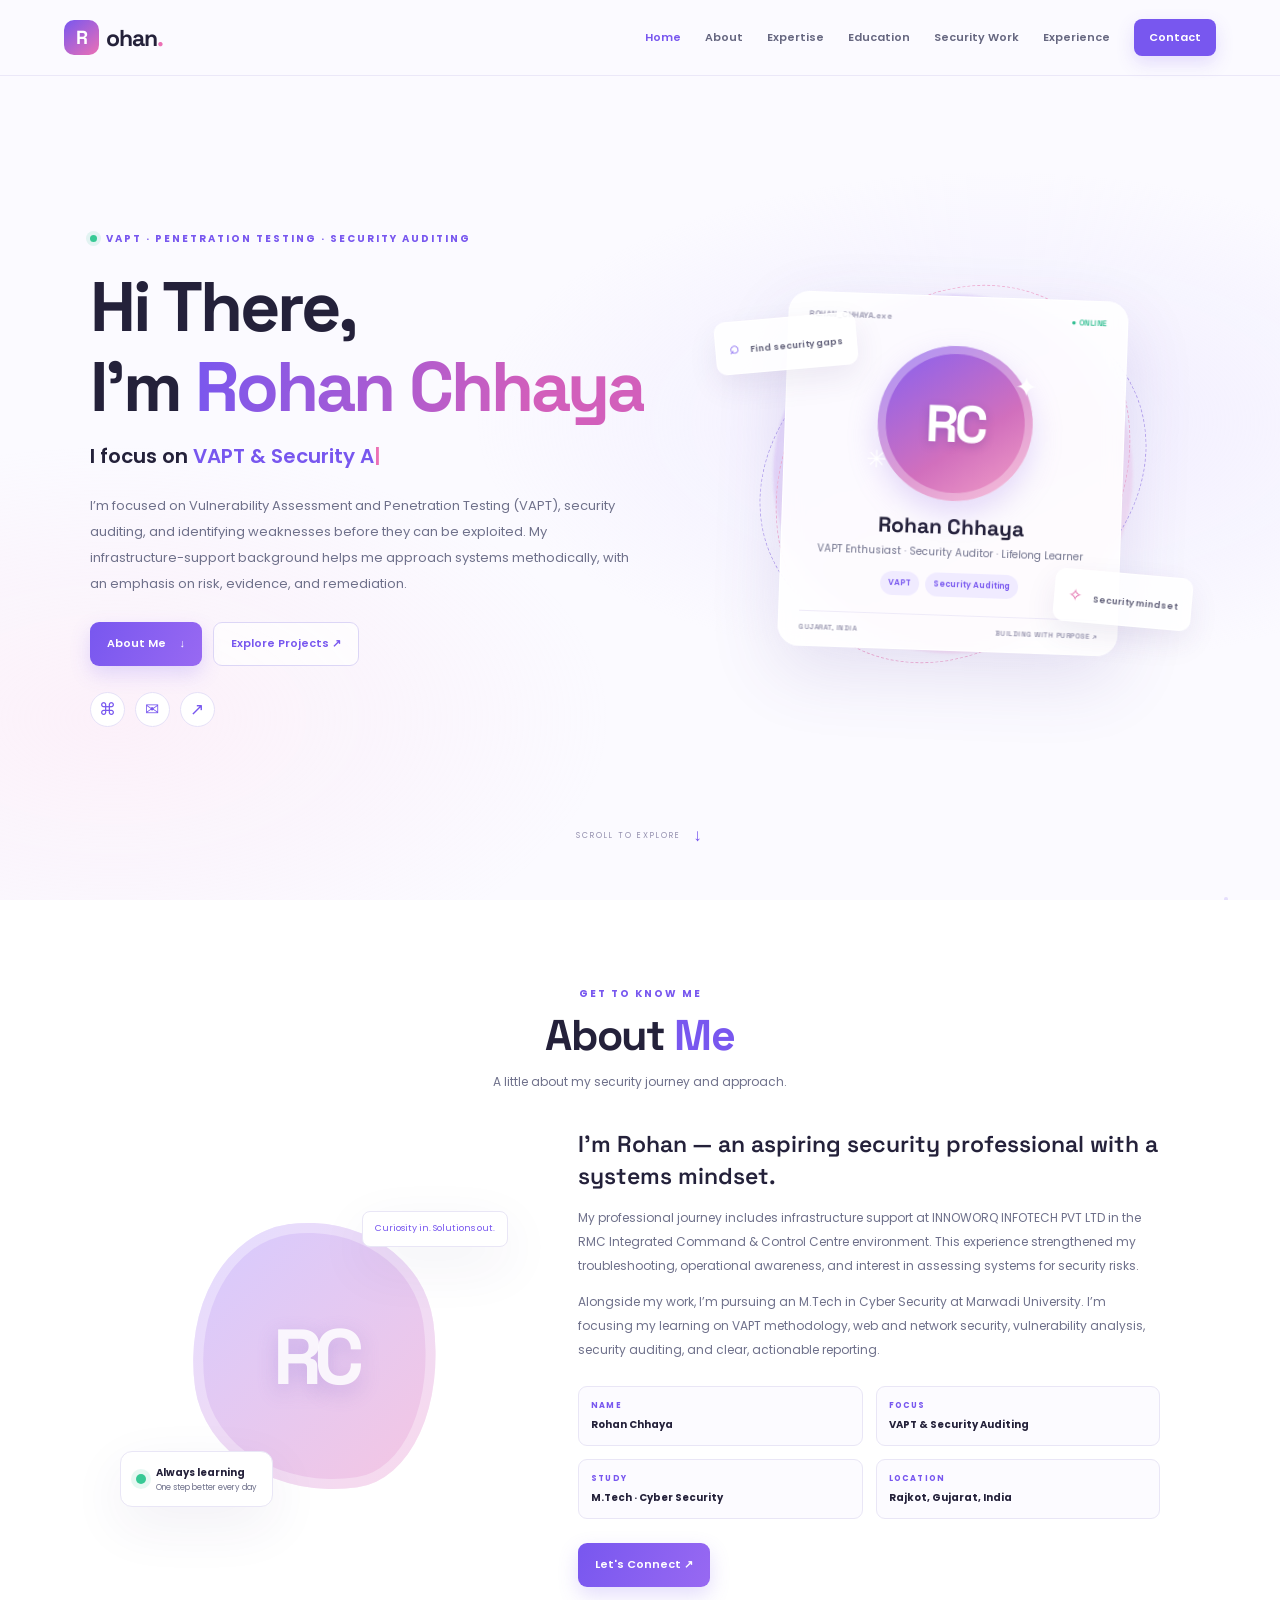
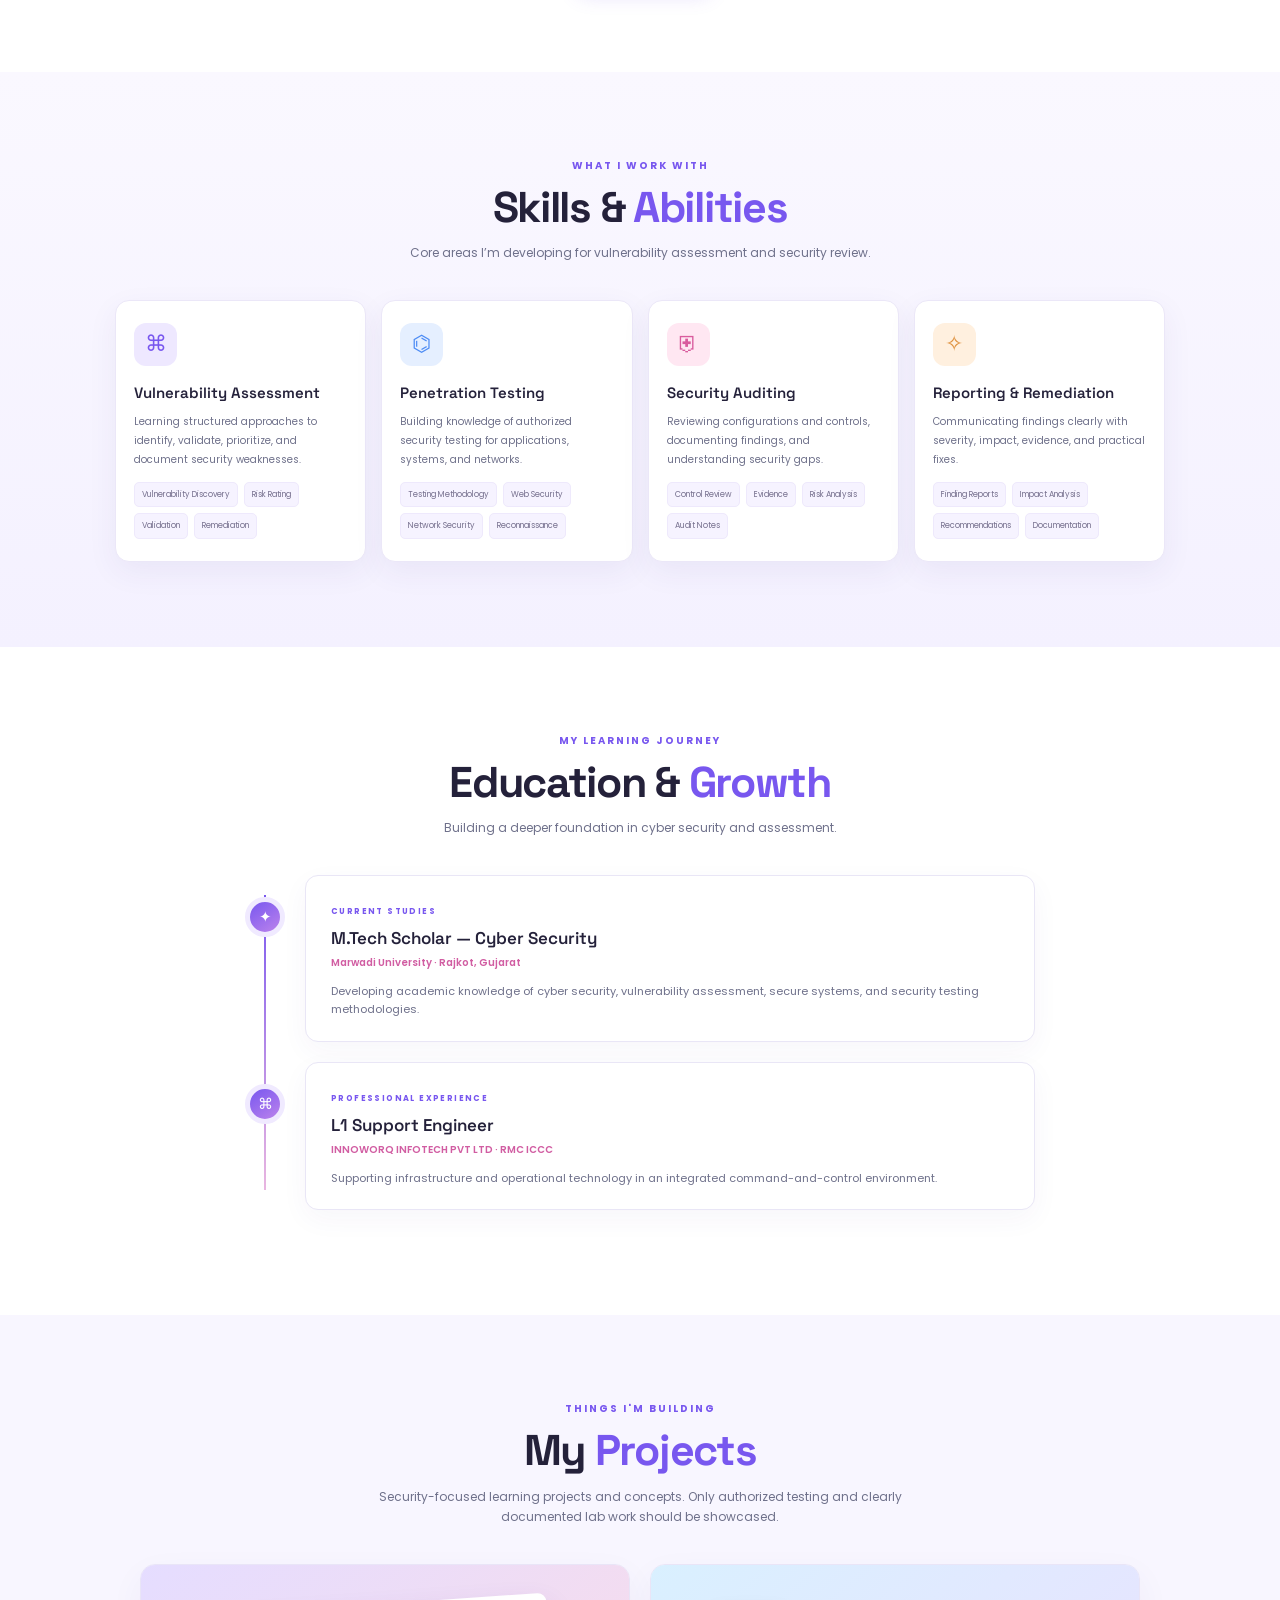
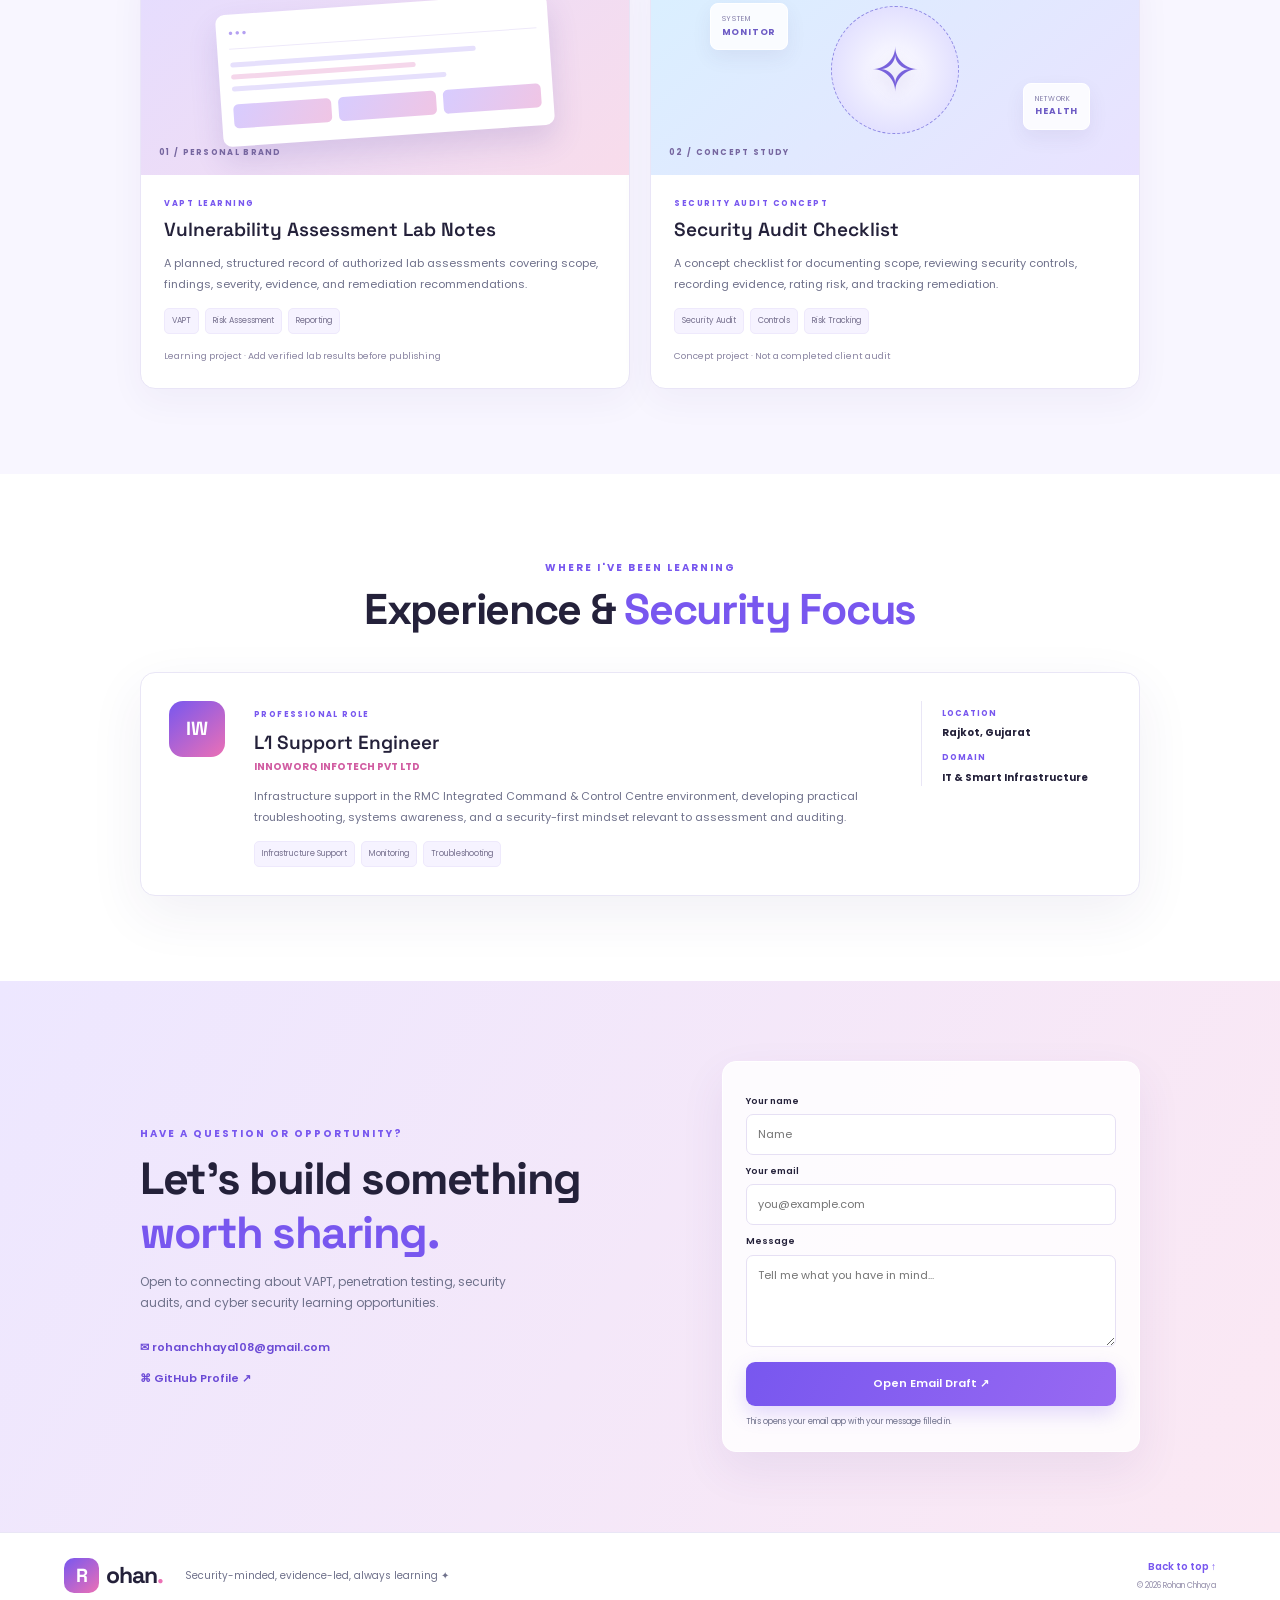
<file: index.html>
<!doctype html>
<html lang="en"><head><meta charset="utf-8"><meta name="viewport" content="width=device-width,initial-scale=1"><meta name="theme-color" content="#f8f7ff"><meta name="description" content="Rohan Chhaya — VAPT, Penetration Testing and Security Auditing."><title>Rohan Chhaya | VAPT & Security Audit Portfolio</title><link rel="preconnect" href="https://fonts.googleapis.com"><link href="https://fonts.googleapis.com/css2?family=Poppins:wght@300;400;500;600;700;800&family=Space+Grotesk:wght@400;500;600;700&display=swap" rel="stylesheet"><link rel="stylesheet" href="style.css"></head>
<body class="classic-portfolio"><div class="particles" id="particles" aria-hidden="true"></div>
<header class="topbar"><a class="logo" href="#home"><span>R</span>ohan<span class="logo-dot">.</span></a><button class="nav-toggle" aria-label="Open navigation" aria-expanded="false">☰</button><nav class="main-nav"><a href="#home" class="active">Home</a><a href="#about">About</a><a href="#skills">Expertise</a><a href="#education">Education</a><a href="#projects">Security Work</a><a href="#experience">Experience</a><a class="nav-contact" href="#contact">Contact</a></nav></header>
<main>
<section class="hero-section" id="home"><div class="hero-grid"><div class="hero-copy"><p class="overline"><span class="online-dot"></span> VAPT · PENETRATION TESTING · SECURITY AUDITING</p><h1>Hi There,<br>I'm <span class="hero-name">Rohan Chhaya</span></h1><p class="role-line">I focus on <span id="typed-role">VAPT & Security Auditing</span><span class="typing-caret">|</span></p><p class="hero-description">I’m focused on Vulnerability Assessment and Penetration Testing (VAPT), security auditing, and identifying weaknesses before they can be exploited. My infrastructure-support background helps me approach systems methodically, with an emphasis on risk, evidence, and remediation.</p><div class="hero-buttons"><a class="button button-primary" href="#about">About Me <span>↓</span></a><a class="button button-outline" href="#projects">Explore Projects ↗</a></div><div class="social-row"><a aria-label="GitHub" href="https://github.com/Rohan-chhaya-108" target="_blank" rel="noreferrer" class="social-icon">⌘</a><a aria-label="Email" href="mailto:rohanchhaya108@gmail.com" class="social-icon">✉</a><a aria-label="Contact" href="#contact" class="social-icon">↗</a></div></div><div class="hero-visual"><div class="visual-halo"></div><div class="avatar-card"><div class="avatar-top"><span>ROHAN_CHHAYA.exe</span><span class="avatar-status">● ONLINE</span></div><div class="avatar-circle"><span>RC</span><i class="spark spark-one">✦</i><i class="spark spark-two">✳</i></div><h2>Rohan Chhaya</h2><p>VAPT Enthusiast · Security Auditor · Lifelong Learner</p><div class="avatar-tags"><span>VAPT</span><span>Security Auditing</span></div><div class="avatar-bottom"><span>GUJARAT, INDIA</span><span>BUILDING WITH PURPOSE ↗</span></div></div><div class="floating-badge badge-code">⌕ <span>Find security gaps</span></div><div class="floating-badge badge-sec">✧ <span>Security mindset</span></div><div class="orbit orbit-one"></div><div class="orbit orbit-two"></div></div></div><a class="scroll-hint" href="#about">SCROLL TO EXPLORE <span>↓</span></a></section>
<section class="section about-section" id="about"><div class="section-heading"><p class="section-kicker">GET TO KNOW ME</p><h2>About <span>Me</span></h2><p class="section-subtitle">A little about my security journey and approach.</p></div><div class="about-grid"><div class="about-illustration"><div class="about-shape"><span>RC</span></div><div class="about-caption">Curiosity in. Solutions out.</div><div class="mini-card"><span class="mini-dot"></span><div><b>Always learning</b><small>One step better every day</small></div></div></div><div class="about-content"><h3>I'm Rohan — an aspiring security professional with a systems mindset.</h3><p>My professional journey includes infrastructure support at INNOWORQ INFOTECH PVT LTD in the RMC Integrated Command & Control Centre environment. This experience strengthened my troubleshooting, operational awareness, and interest in assessing systems for security risks.</p><p>Alongside my work, I’m pursuing an M.Tech in Cyber Security at Marwadi University. I’m focusing my learning on VAPT methodology, web and network security, vulnerability analysis, security auditing, and clear, actionable reporting.</p><div class="profile-facts"><div><span>NAME</span><b>Rohan Chhaya</b></div><div><span>FOCUS</span><b>VAPT & Security Auditing</b></div><div><span>STUDY</span><b>M.Tech · Cyber Security</b></div><div><span>LOCATION</span><b>Rajkot, Gujarat, India</b></div></div><a class="button button-primary" href="#contact">Let's Connect ↗</a></div></div></section>
<section class="section skills-section" id="skills"><div class="section-heading"><p class="section-kicker">WHAT I WORK WITH</p><h2>Skills & <span>Abilities</span></h2><p class="section-subtitle">Core areas I’m developing for vulnerability assessment and security review.</p></div><div class="skill-grid"><article class="skill-card"><div class="skill-icon skill-purple">⌘</div><h3>Vulnerability Assessment</h3><p>Learning structured approaches to identify, validate, prioritize, and document security weaknesses.</p><div class="skill-tags"><span>Vulnerability Discovery</span><span>Risk Rating</span><span>Validation</span><span>Remediation</span></div></article><article class="skill-card"><div class="skill-icon skill-blue">⌬</div><h3>Penetration Testing</h3><p>Building knowledge of authorized security testing for applications, systems, and networks.</p><div class="skill-tags"><span>Testing Methodology</span><span>Web Security</span><span>Network Security</span><span>Reconnaissance</span></div></article><article class="skill-card"><div class="skill-icon skill-pink">⛨</div><h3>Security Auditing</h3><p>Reviewing configurations and controls, documenting findings, and understanding security gaps.</p><div class="skill-tags"><span>Control Review</span><span>Evidence</span><span>Risk Analysis</span><span>Audit Notes</span></div></article><article class="skill-card"><div class="skill-icon skill-orange">✧</div><h3>Reporting & Remediation</h3><p>Communicating findings clearly with severity, impact, evidence, and practical fixes.</p><div class="skill-tags"><span>Finding Reports</span><span>Impact Analysis</span><span>Recommendations</span><span>Documentation</span></div></article></div></section>
<section class="section education-section" id="education"><div class="section-heading"><p class="section-kicker">MY LEARNING JOURNEY</p><h2>Education & <span>Growth</span></h2><p class="section-subtitle">Building a deeper foundation in cyber security and assessment.</p></div><div class="timeline"><article class="timeline-item"><div class="timeline-marker">✦</div><div class="timeline-card"><span class="timeline-date">CURRENT STUDIES</span><h3>M.Tech Scholar — Cyber Security</h3><p class="timeline-place">Marwadi University · Rajkot, Gujarat</p><p>Developing academic knowledge of cyber security, vulnerability assessment, secure systems, and security testing methodologies.</p></div></article><article class="timeline-item"><div class="timeline-marker">⌘</div><div class="timeline-card"><span class="timeline-date">PROFESSIONAL EXPERIENCE</span><h3>L1 Support Engineer</h3><p class="timeline-place">INNOWORQ INFOTECH PVT LTD · RMC ICCC</p><p>Supporting infrastructure and operational technology in an integrated command-and-control environment.</p></div></article></div></section>
<section class="section projects-section" id="projects"><div class="section-heading"><p class="section-kicker">THINGS I'M BUILDING</p><h2>My <span>Projects</span></h2><p class="section-subtitle">Security-focused learning projects and concepts. Only authorized testing and clearly documented lab work should be showcased.</p></div><div class="project-grid"><article class="project-card"><div class="project-preview preview-portfolio"><div class="preview-window"><div class="preview-dots">● ● ●</div><div class="preview-lines"><i></i><i></i><i></i></div><div class="preview-blocks"><b></b><b></b><b></b></div></div><span class="preview-label">01 / PERSONAL BRAND</span></div><div class="project-content"><div class="project-type">VAPT LEARNING</div><h3>Vulnerability Assessment Lab Notes</h3><p>A planned, structured record of authorized lab assessments covering scope, findings, severity, evidence, and remediation recommendations.</p><div class="project-tags"><span>VAPT</span><span>Risk Assessment</span><span>Reporting</span></div><span class="project-note">Learning project · Add verified lab results before publishing</span></div></article><article class="project-card"><div class="project-preview preview-security"><div class="security-ring"><span>✧</span></div><div class="security-stat stat-one">SYSTEM<br><b>MONITOR</b></div><div class="security-stat stat-two">NETWORK<br><b>HEALTH</b></div><span class="preview-label">02 / CONCEPT STUDY</span></div><div class="project-content"><div class="project-type">SECURITY AUDIT CONCEPT</div><h3>Security Audit Checklist</h3><p>A concept checklist for documenting scope, reviewing security controls, recording evidence, rating risk, and tracking remediation.</p><div class="project-tags"><span>Security Audit</span><span>Controls</span><span>Risk Tracking</span></div><span class="project-note">Concept project · Not a completed client audit</span></div></article></div></section>
<section class="section experience-section" id="experience"><div class="section-heading"><p class="section-kicker">WHERE I'VE BEEN LEARNING</p><h2>Experience & <span>Security Focus</span></h2></div><div class="experience-card"><div class="experience-logo">IW</div><div class="experience-copy"><span class="experience-badge">PROFESSIONAL ROLE</span><h3> L1 Support Engineer</h3><h4>INNOWORQ INFOTECH PVT LTD</h4><p>Infrastructure support in the RMC Integrated Command & Control Centre environment, developing practical troubleshooting, systems awareness, and a security-first mindset relevant to assessment and auditing.</p><div class="project-tags"><span>Infrastructure Support</span><span>Monitoring</span><span>Troubleshooting</span></div></div><div class="experience-side"><span>LOCATION</span><b>Rajkot, Gujarat</b><span>DOMAIN</span><b>IT & Smart Infrastructure</b></div></div></section>
<section class="contact-section" id="contact"><div class="contact-inner"><div><p class="section-kicker">HAVE A QUESTION OR OPPORTUNITY?</p><h2>Let's build something<br><span>worth sharing.</span></h2><p>Open to connecting about VAPT, penetration testing, security audits, and cyber security learning opportunities.</p><div class="contact-links"><a href="mailto:rohanchhaya108@gmail.com">✉ rohanchhaya108@gmail.com</a><a href="https://github.com/Rohan-chhaya-108" target="_blank" rel="noreferrer">⌘ GitHub Profile ↗</a></div></div><form class="contact-form" id="contact-form"><label for="contact-name">Your name</label><input id="contact-name" name="name" placeholder="Name" required><label for="contact-email">Your email</label><input id="contact-email" name="email" type="email" placeholder="you@example.com" required><label for="contact-message">Message</label><textarea id="contact-message" name="message" rows="4" placeholder="Tell me what you have in mind..." required></textarea><button class="button button-primary" type="submit">Open Email Draft ↗</button><small>This opens your email app with your message filled in.</small></form></div></section>
</main><footer class="site-footer"><a class="logo" href="#home"><span>R</span>ohan<span class="logo-dot">.</span></a><p>Security-minded, evidence-led, always learning ✦</p><div><a href="#home">Back to top ↑</a><small>© <span id="year"></span> Rohan Chhaya</small></div></footer><script src="script.js"></script></body></html>
</file>
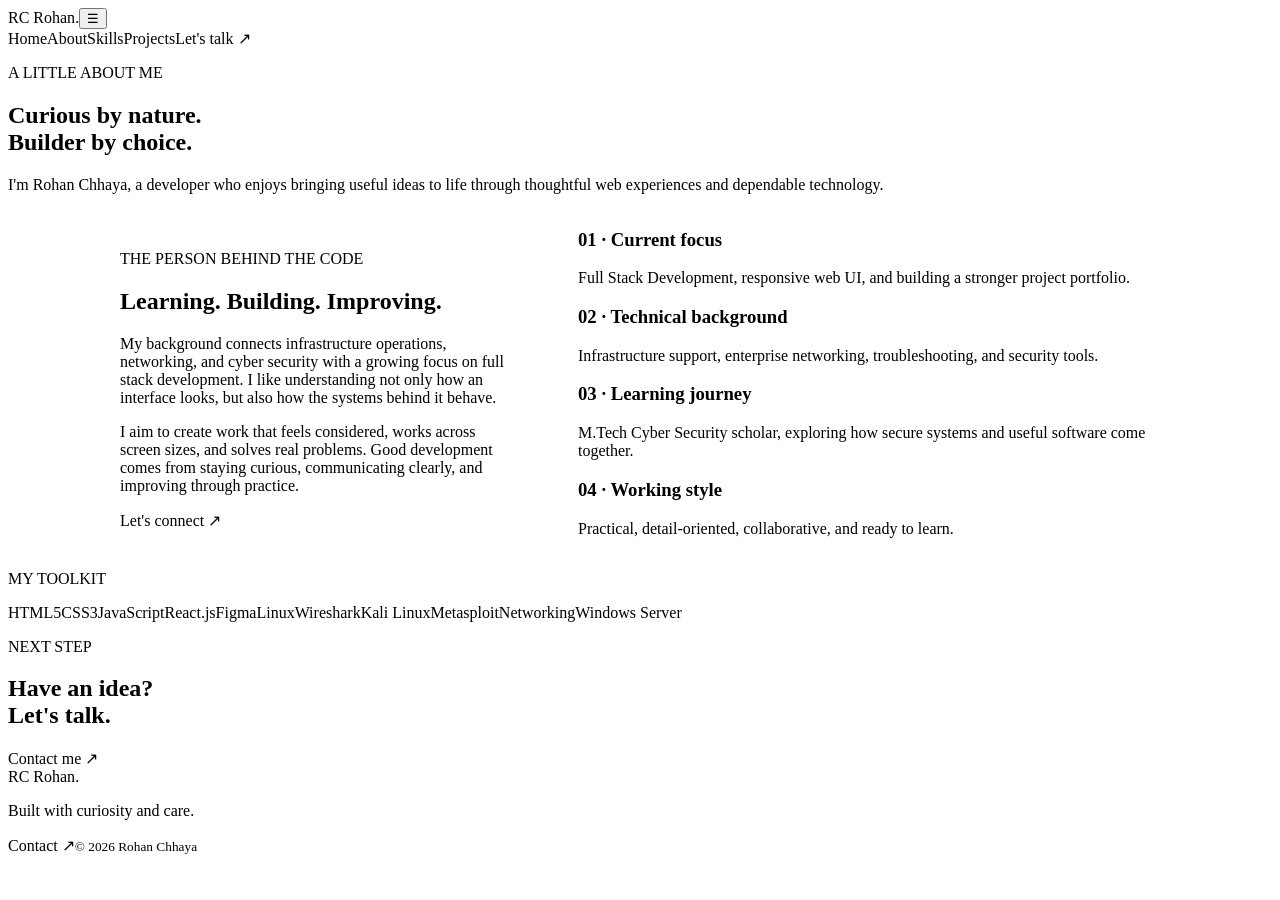
<file: about.html>
<!doctype html><html lang="en"><head><meta charset="utf-8"><meta name="viewport" content="width=device-width,initial-scale=1"><title>About | Rohan Chhaya</title><link href="https://fonts.googleapis.com/css2?family=DM+Sans:wght@400;500;600;700&family=Space+Grotesk:wght@400;500;600;700&display=swap" rel="stylesheet"><link rel="stylesheet" href="style.css"></head><body><header class="header"><a class="brand" href="index.html"><span class="mark">RC</span> Rohan<span class="accent">.</span></a><button class="menu" aria-label="Toggle navigation" aria-expanded="false">☰</button><nav class="nav"><a href="index.html">Home</a><a class="active" href="about.html">About</a><a href="index.html#skills">Skills</a><a href="index.html#projects">Projects</a><a class="nav-button" href="contact.html">Let's talk ↗</a></nav></header><main class="wrap inner-page"><section class="inner-hero"><p class="kicker">A LITTLE ABOUT ME</p><h1>Curious by nature.<br><span class="gradient">Builder by choice.</span></h1><p class="inner-lead">I'm Rohan Chhaya, a developer who enjoys bringing useful ideas to life through thoughtful web experiences and dependable technology.</p></section><section class="about-grid"><article class="panel"><p class="kicker">THE PERSON BEHIND THE CODE</p><h2>Learning. Building. Improving.</h2><p>My background connects infrastructure operations, networking, and cyber security with a growing focus on full stack development. I like understanding not only how an interface looks, but also how the systems behind it behave.</p><p>I aim to create work that feels considered, works across screen sizes, and solves real problems. Good development comes from staying curious, communicating clearly, and improving through practice.</p><a class="text-link" href="contact.html">Let's connect ↗</a></article><div class="panel"><div class="detail"><h3>01 · Current focus</h3><p>Full Stack Development, responsive web UI, and building a stronger project portfolio.</p></div><div class="detail"><h3>02 · Technical background</h3><p>Infrastructure support, enterprise networking, troubleshooting, and security tools.</p></div><div class="detail"><h3>03 · Learning journey</h3><p>M.Tech Cyber Security scholar, exploring how secure systems and useful software come together.</p></div><div class="detail"><h3>04 · Working style</h3><p>Practical, detail-oriented, collaborative, and ready to learn.</p></div></div></section><section class="toolkit"><p class="kicker">MY TOOLKIT</p><div class="toolkit-tags"><span>HTML5</span><span>CSS3</span><span>JavaScript</span><span>React.js</span><span>Figma</span><span>Linux</span><span>Wireshark</span><span>Kali Linux</span><span>Metasploit</span><span>Networking</span><span>Windows Server</span></div></section><section class="cta"><div><p class="kicker">NEXT STEP</p><h2>Have an idea?<br><span class="gradient">Let's talk.</span></h2></div><a class="btn primary" href="contact.html">Contact me ↗</a></section></main><footer class="footer wrap"><a class="brand" href="index.html"><span class="mark">RC</span> Rohan<span class="accent">.</span></a><p>Built with curiosity and care.</p><a href="contact.html">Contact ↗</a><small>© <span id="year"></span> Rohan Chhaya</small></footer><script src="script.js"></script></body></html>
</file>
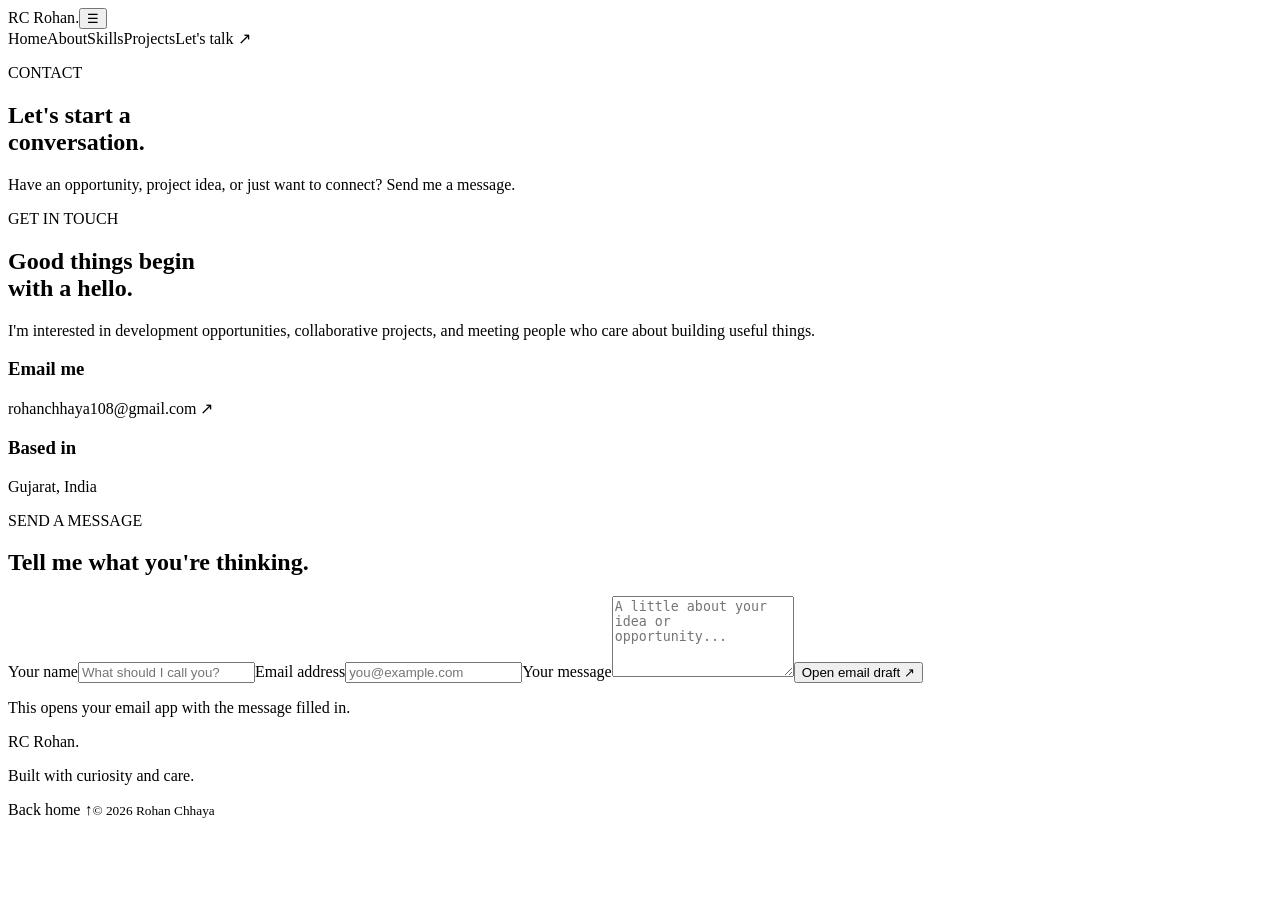
<file: contact.html>
<!doctype html><html lang="en"><head><meta charset="utf-8"><meta name="viewport" content="width=device-width,initial-scale=1"><title>Contact | Rohan Chhaya</title><link href="https://fonts.googleapis.com/css2?family=DM+Sans:wght@400;500;600;700&family=Space+Grotesk:wght@400;500;600;700&display=swap" rel="stylesheet"><link rel="stylesheet" href="style.css"></head><body><header class="header"><a class="brand" href="index.html"><span class="mark">RC</span> Rohan<span class="accent">.</span></a><button class="menu" aria-label="Toggle navigation" aria-expanded="false">☰</button><nav class="nav"><a href="index.html">Home</a><a href="about.html">About</a><a href="index.html#skills">Skills</a><a href="index.html#projects">Projects</a><a class="nav-button active" href="contact.html">Let's talk ↗</a></nav></header><main class="wrap inner-page"><section class="inner-hero"><p class="kicker">CONTACT</p><h1>Let's start a<br><span class="gradient">conversation.</span></h1><p class="inner-lead">Have an opportunity, project idea, or just want to connect? Send me a message.</p></section><section class="contact-grid"><div class="panel"><p class="kicker">GET IN TOUCH</p><h2>Good things begin<br>with a hello.</h2><p>I'm interested in development opportunities, collaborative projects, and meeting people who care about building useful things.</p><div class="detail"><h3>Email me</h3><p><a href="mailto:rohanchhaya108@gmail.com">rohanchhaya108@gmail.com ↗</a></p></div><div class="detail"><h3>Based in</h3><p>Gujarat, India</p></div></div><div class="panel"><p class="kicker">SEND A MESSAGE</p><h2>Tell me what you're thinking.</h2><form id="contact-form"><label for="name">Your name</label><input id="name" name="name" autocomplete="name" placeholder="What should I call you?" required><label for="email">Email address</label><input id="email" name="email" type="email" autocomplete="email" placeholder="you@example.com" required><label for="message">Your message</label><textarea id="message" name="message" rows="5" placeholder="A little about your idea or opportunity..." required></textarea><button class="btn primary" type="submit">Open email draft ↗</button><p class="form-note">This opens your email app with the message filled in.</p></form></div></section></main><footer class="footer wrap"><a class="brand" href="index.html"><span class="mark">RC</span> Rohan<span class="accent">.</span></a><p>Built with curiosity and care.</p><a href="index.html">Back home ↑</a><small>© <span id="year"></span> Rohan Chhaya</small></footer><script src="script.js"></script></body></html>
</file>
<file: style.css>
/* Rohan Chhaya portfolio — colorful, animated, responsive */:root{--ink:#24213a;--muted:#6f718b;--purple:#7857ef;--pink:#ec70b5;--blue:#4c8bf5;--line:#e9e6f6;--paper:#fbfaff;--white:#fff;--shadow:0 18px 55px #39306b12}*{box-sizing:border-box}html{scroll-behavior:smooth;scroll-padding-top:88px}body.classic-portfolio{margin:0;background:var(--paper);color:var(--ink);font:14px/1.7 Poppins,Arial,sans-serif;overflow-x:hidden}a{color:inherit;text-decoration:none}.particles{position:fixed;inset:0;z-index:-1;pointer-events:none;overflow:hidden}.particle{position:absolute;width:4px;height:4px;background:#a28af5;border-radius:50%;opacity:.5;animation:float-particle linear infinite}@keyframes float-particle{0%{transform:translateY(15vh) scale(.5);opacity:0}15%{opacity:.55}85%{opacity:.4}100%{transform:translateY(-110vh) scale(1.1);opacity:0}}.topbar{height:76px;position:sticky;top:0;z-index:20;display:flex;align-items:center;justify-content:space-between;padding:0 max(5vw,22px);background:#fbfaffed;backdrop-filter:blur(16px);border-bottom:1px solid #ebe8f8}.logo{display:inline-flex;align-items:center;font:700 23px 'Space Grotesk',sans-serif;letter-spacing:-1px}.logo>span:first-child{display:grid;place-items:center;background:linear-gradient(140deg,var(--purple),var(--pink));color:white;border-radius:10px;width:35px;height:35px;margin-right:7px;font-size:19px}.logo-dot{color:var(--pink)}.main-nav{display:flex;align-items:center;gap:24px;font-size:11px;font-weight:600;color:#666780}.main-nav a{transition:color .2s}.main-nav a:hover,.main-nav a.active{color:var(--purple)}.main-nav .nav-contact{padding:9px 15px;border-radius:8px;background:var(--purple);color:white;box-shadow:0 7px 18px #7857ef30}.nav-toggle{display:none;border:1px solid var(--line);background:white;border-radius:8px;padding:7px 10px;color:var(--purple);font-size:19px}.hero-section{position:relative;min-height:calc(100vh - 76px);display:flex;flex-direction:column;justify-content:center;padding:65px 7vw 50px;background:radial-gradient(ellipse at 78% 42%,#e6e0ff7d,transparent 37%),radial-gradient(ellipse at 9% 78%,#ffdfef54,transparent 30%)}.hero-grid{width:min(1180px,100%);margin:auto;display:grid;grid-template-columns:1.1fr .9fr;align-items:center;gap:45px}.overline,.section-kicker{font-size:10px;font-weight:700;letter-spacing:2px;color:var(--purple)}.overline{display:flex;align-items:center;gap:9px}.online-dot{width:7px;height:7px;background:#37c995;border-radius:50%;box-shadow:0 0 0 4px #37c99520}.hero-copy h1{font:700 clamp(43px,5.5vw,70px)/1.13 'Space Grotesk',sans-serif;letter-spacing:-2.9px;margin:20px 0 13px}.hero-name{background:linear-gradient(100deg,var(--purple),#d25fbb 75%);color:transparent;background-clip:text;-webkit-background-clip:text}.role-line{font-size:20px;font-weight:600;margin:0}.role-line #typed-role{color:var(--purple)}.typing-caret{color:var(--pink);animation:blink 1s step-end infinite}@keyframes blink{50%{opacity:0}}.hero-description{max-width:550px;font-size:13px;color:var(--muted);line-height:2;margin:20px 0 25px}.hero-buttons{display:flex;gap:11px;flex-wrap:wrap}.button{display:inline-flex;align-items:center;justify-content:center;gap:14px;border:0;border-radius:9px;min-height:44px;padding:0 17px;font:600 11px Poppins,sans-serif;cursor:pointer;transition:transform .2s,box-shadow .2s}.button:hover{transform:translateY(-2px)}.button-primary{background:linear-gradient(115deg,var(--purple),#9869f2);color:white;box-shadow:0 8px 20px #7857ef35}.button-outline{border:1px solid #dcd6f6;background:#ffffffa6;color:var(--purple)}.social-row{display:flex;gap:10px;margin-top:26px}.social-icon{width:35px;height:35px;display:grid;place-items:center;border:1px solid #e5e0f7;background:#fff;border-radius:50%;color:var(--purple);font-size:17px;transition:.2s}.social-icon:hover{background:var(--purple);color:white;transform:translateY(-3px)}.hero-visual{min-height:420px;position:relative;display:grid;place-items:center}.visual-halo{position:absolute;width:360px;height:360px;border-radius:50%;background:linear-gradient(145deg,#d9ccffb5,#ffdeefab);filter:blur(1px)}.avatar-card{position:relative;z-index:2;width:min(340px,90%);padding:16px 20px 14px;background:#ffffffd9;border:1px solid #fff;border-radius:21px;box-shadow:0 25px 70px #5843a323;backdrop-filter:blur(12px);text-align:center;transform:rotate(2deg)}.avatar-top,.avatar-bottom{display:flex;justify-content:space-between;gap:10px;color:#9290aa;font:600 8px 'Space Grotesk',sans-serif;letter-spacing:.5px}.avatar-status{color:#2ebd90}.avatar-circle{position:relative;margin:23px auto 12px;width:155px;height:155px;border-radius:50%;display:grid;place-items:center;background:linear-gradient(145deg,#8260f4,#d16fbd 60%,#f5a3c8);box-shadow:inset 0 0 0 8px #ffffff50,0 12px 30px #9b78e746}.avatar-circle span{font:700 52px 'Space Grotesk',sans-serif;color:white;letter-spacing:-4px;text-shadow:0 3px 10px #49358c45}.spark{position:absolute;font-style:normal;color:white}.spark-one{right:-4px;top:16px;font-size:27px}.spark-two{left:-10px;bottom:18px;font-size:24px}.avatar-card h2{font:700 21px 'Space Grotesk',sans-serif;margin:0}.avatar-card>p{font-size:10px;color:var(--muted);margin:4px 0 12px}.avatar-tags{display:flex;justify-content:center;gap:6px;margin-bottom:18px}.avatar-tags span{font-size:8px;font-weight:600;color:var(--purple);padding:5px 8px;background:#f0ebff;border-radius:20px}.avatar-bottom{border-top:1px solid #eeeaf8;padding-top:11px;font-size:7px}.floating-badge{position:absolute;z-index:3;padding:11px 13px;border:1px solid #ffffff;background:#ffffffdf;border-radius:11px;box-shadow:0 12px 30px #44316f16;font-size:17px;color:var(--purple)}.floating-badge span{font-size:9px;color:#62617a;font-weight:600;margin-left:6px}.badge-code{top:53px;left:0;transform:rotate(-5deg)}.badge-sec{right:-2px;bottom:58px;transform:rotate(5deg);color:#e166a7}.orbit{position:absolute;border:1px dashed #b9a8f0;border-radius:50%}.orbit-one{width:400px;height:320px;transform:rotate(-25deg)}.orbit-two{width:330px;height:400px;transform:rotate(35deg);border-color:#f2b4d5}.scroll-hint{margin:15px auto 0;font-size:8px;letter-spacing:2px;color:#9692b0;display:flex;align-items:center;gap:12px}.scroll-hint span{font-size:17px;color:var(--purple)}.section{padding:85px max(7vw,24px)}.section-heading{text-align:center;margin:0 auto 36px}.section-kicker{margin:0 0 8px}.section-heading h2{font:700 clamp(30px,4vw,43px)/1.2 'Space Grotesk',sans-serif;letter-spacing:-1.3px;margin:0}.section-heading h2 span,.contact-inner h2 span{color:var(--purple)}.section-subtitle{font-size:12px;color:var(--muted);margin:10px auto 0;max-width:550px}.about-section{background:#fff}.about-grid{max-width:1040px;margin:auto;display:grid;grid-template-columns:.8fr 1.2fr;align-items:center;gap:70px}.about-illustration{position:relative;min-height:340px;display:grid;place-items:center}.about-shape{width:245px;height:270px;border-radius:47% 53% 40% 60%/55% 43% 57% 45%;background:linear-gradient(145deg,#d6cbff,#f5c6e2);display:grid;place-items:center;transform:rotate(-8deg);box-shadow:inset 0 0 0 10px #ffffff55}.about-shape span{font:700 78px 'Space Grotesk',sans-serif;color:#ffffffd9;letter-spacing:-8px;transform:rotate(8deg);text-shadow:0 7px 20px #8c70cf50}.about-caption{position:absolute;top:24px;right:0;background:white;border:1px solid var(--line);border-radius:8px;padding:9px 12px;font-size:9px;color:var(--purple);box-shadow:var(--shadow)}.mini-card{position:absolute;bottom:20px;left:0;display:flex;align-items:center;gap:10px;padding:12px 15px;background:white;border:1px solid var(--line);border-radius:12px;box-shadow:var(--shadow)}.mini-dot{width:10px;height:10px;border-radius:50%;background:#37c995;box-shadow:0 0 0 5px #37c99520}.mini-card div{display:flex;flex-direction:column}.mini-card b{font-size:10px}.mini-card small{font-size:8px;color:var(--muted)}.about-content h3{font:600 23px/1.4 'Space Grotesk',sans-serif;margin:0 0 14px}.about-content>p{font-size:12px;line-height:2;color:var(--muted)}.profile-facts{display:grid;grid-template-columns:1fr 1fr;gap:13px;margin:24px 0}.profile-facts div{display:flex;flex-direction:column;gap:3px;padding:12px;border:1px solid var(--line);border-radius:9px;background:#fcfbff}.profile-facts span{font-size:8px;font-weight:700;letter-spacing:1.2px;color:var(--purple)}.profile-facts b{font-size:10px}.skills-section{background:linear-gradient(180deg,#faf8ff,#f4f1ff)}.skill-grid{max-width:1050px;margin:auto;display:grid;grid-template-columns:repeat(4,1fr);gap:15px}.skill-card{background:#fff;border:1px solid #ebe7f8;border-radius:14px;padding:22px 18px;box-shadow:0 10px 30px #3e2b8010;transition:transform .25s,box-shadow .25s}.skill-card:hover,.project-card:hover{transform:translateY(-5px);box-shadow:0 18px 40px #3e2b8018}.skill-icon{width:43px;height:43px;display:grid;place-items:center;border-radius:12px;font-size:22px;margin-bottom:17px}.skill-purple{background:#eee8ff;color:#7857ef}.skill-blue{background:#e5efff;color:#4c8bf5}.skill-pink{background:#ffe7f2;color:#d95c9e}.skill-orange{background:#fff0df;color:#df913e}.skill-card h3{font:600 15px 'Space Grotesk',sans-serif;margin:0 0 8px}.skill-card p{font-size:10px;color:var(--muted);line-height:1.9;min-height:57px}.skill-tags,.project-tags{display:flex;flex-wrap:wrap;gap:6px;margin-top:13px}.skill-tags span,.project-tags span{font-size:8px;color:#77718f;background:#f6f3ff;border:1px solid #eee9fc;border-radius:5px;padding:5px 7px}.education-section{background:white}.timeline{max-width:790px;margin:auto;position:relative}.timeline:before{content:"";position:absolute;top:20px;bottom:20px;left:19px;width:2px;background:linear-gradient(var(--purple),#e9b6e0)}.timeline-item{position:relative;padding-left:60px;margin-bottom:20px}.timeline-marker{position:absolute;left:0;top:22px;width:40px;height:40px;border-radius:50%;display:grid;place-items:center;background:linear-gradient(145deg,var(--purple),#bc83ec);border:5px solid #f0eaff;color:white;font-size:15px;z-index:1}.timeline-card{border:1px solid var(--line);border-radius:13px;padding:22px 25px;background:#fff;box-shadow:0 9px 28px #3e2b800b}.timeline-date,.experience-badge{font-size:8px;font-weight:700;letter-spacing:1.4px;color:var(--purple)}.timeline-card h3{font:600 17px 'Space Grotesk',sans-serif;margin:5px 0}.timeline-place{font-size:10px;color:#d15da2;font-weight:600;margin:0 0 7px}.timeline-card p:last-child{font-size:11px;color:var(--muted);margin-bottom:0}.projects-section{background:#f8f6ff}.project-grid{max-width:1000px;margin:auto;display:grid;grid-template-columns:1fr 1fr;gap:20px}.project-card{background:#fff;border:1px solid #e9e5f7;border-radius:15px;overflow:hidden;box-shadow:0 12px 35px #3e2b800c;transition:transform .25s,box-shadow .25s}.project-preview{height:210px;position:relative;display:grid;place-items:center;overflow:hidden}.preview-portfolio{background:linear-gradient(140deg,#e5ddff,#f8dceb)}.preview-window{width:68%;height:132px;border-radius:9px;background:#fff;box-shadow:0 15px 30px #5842a32a;padding:12px;transform:rotate(-4deg)}.preview-dots{font-size:8px;color:#b4a0f1;border-bottom:1px solid #eee9fa;padding-bottom:8px}.preview-lines{display:flex;flex-direction:column;gap:7px;margin-top:13px}.preview-lines i{height:5px;border-radius:5px;background:#e6e0fc;width:80%}.preview-lines i:nth-child(2){width:60%;background:#f5d7eb}.preview-lines i:nth-child(3){width:70%}.preview-blocks{display:flex;gap:7px;margin-top:13px}.preview-blocks b{height:24px;flex:1;border-radius:5px;background:linear-gradient(120deg,#d7ccff,#f0c5e4)}.preview-label{position:absolute;bottom:15px;left:18px;font-size:8px;letter-spacing:1.3px;color:#76669f;font-weight:700}.preview-security{background:linear-gradient(140deg,#d9f0ff,#e9e2ff)}.security-ring{width:128px;height:128px;border-radius:50%;border:1px dashed #8f8ae5;display:grid;place-items:center;background:radial-gradient(circle,#fff,#d7d4ff)}.security-ring span{font-size:60px;color:#7862dc;text-shadow:0 6px 15px #6d5acb55}.security-stat{position:absolute;background:#ffffffdb;border:1px solid #ffffff;border-radius:8px;padding:9px 11px;font-size:7px;letter-spacing:.8px;color:#8882ad;box-shadow:0 8px 20px #42347812}.security-stat b{font-size:9px;color:#6e5cc5}.stat-one{top:38px;left:12%}.stat-two{right:10%;bottom:45px}.project-content{padding:22px 23px 24px}.project-type{font-size:8px;letter-spacing:1.5px;color:var(--purple);font-weight:700}.project-content h3{font:600 19px 'Space Grotesk',sans-serif;margin:7px 0}.project-content p{font-size:11px;line-height:1.9;color:var(--muted)}.project-link{display:inline-block;margin-top:13px;font-size:10px;font-weight:700;color:var(--purple)}.project-note{display:block;margin-top:15px;font-size:9px;color:#8984a1}.experience-section{background:white}.experience-card{max-width:1000px;margin:auto;display:grid;grid-template-columns:65px 1fr 190px;gap:20px;align-items:start;padding:28px;border:1px solid var(--line);border-radius:15px;background:#fff;box-shadow:var(--shadow)}.experience-logo{width:56px;height:56px;border-radius:14px;display:grid;place-items:center;background:linear-gradient(140deg,var(--purple),var(--pink));color:white;font:700 19px 'Space Grotesk',sans-serif}.experience-copy h3{font:600 19px 'Space Grotesk',sans-serif;margin:6px 0 0}.experience-copy h4{font-size:10px;color:#d15da2;margin:3px 0 10px}.experience-copy p{font-size:11px;color:var(--muted);line-height:1.9}.experience-side{border-left:1px solid var(--line);padding-left:20px;display:flex;flex-direction:column;gap:4px}.experience-side span{font-size:8px;letter-spacing:1px;color:var(--purple);font-weight:700;margin-top:6px}.experience-side b{font-size:10px}.contact-section{padding:80px max(7vw,24px);background:linear-gradient(120deg,#ede7ff,#fbe8f3)}.contact-inner{max-width:1000px;margin:auto;display:grid;grid-template-columns:1fr .8fr;gap:60px;align-items:center}.contact-inner h2{font:700 clamp(32px,4vw,45px)/1.2 'Space Grotesk',sans-serif;letter-spacing:-1.5px;margin:10px 0}.contact-inner>div>p:not(.section-kicker){font-size:12px;color:#6f718b;max-width:400px}.contact-links{display:flex;flex-direction:column;gap:12px;margin-top:25px}.contact-links a{font-size:11px;font-weight:600;color:#6b4ad6}.contact-form{padding:23px;background:#ffffffd9;border:1px solid white;border-radius:14px;box-shadow:0 18px 45px #5a409515;display:flex;flex-direction:column}.contact-form label{font-size:9px;font-weight:600;margin:9px 0 5px}.contact-form input,.contact-form textarea{width:100%;border:1px solid #e6e0f4;border-radius:7px;background:white;padding:11px;font:11px Poppins,sans-serif;outline:none;color:var(--ink)}.contact-form input:focus,.contact-form textarea:focus{border-color:#9e87f3;box-shadow:0 0 0 3px #7857ef12}.contact-form textarea{resize:vertical}.contact-form .button{margin-top:15px}.contact-form small{font-size:8px;color:var(--muted);margin-top:9px}.site-footer{min-height:85px;padding:20px max(5vw,22px);display:flex;align-items:center;gap:22px;background:#fff;border-top:1px solid var(--line)}.site-footer p{font-size:10px;color:var(--muted);margin-right:auto}.site-footer>div{display:flex;flex-direction:column;align-items:flex-end;gap:4px}.site-footer>div a{font-size:10px;color:var(--purple);font-weight:600}.site-footer small{font-size:8px;color:#9691ac}@media(max-width:950px){.main-nav{gap:14px}.hero-grid{gap:20px}.skill-grid{grid-template-columns:repeat(2,1fr)}.about-grid{gap:35px}.experience-card{grid-template-columns:55px 1fr}.experience-side{grid-column:2;border-left:0;border-top:1px solid var(--line);padding:13px 0 0;display:grid;grid-template-columns:auto 1fr;gap:7px 15px}.experience-side span{margin:0}}@media(max-width:700px){.topbar{height:66px;padding:0 18px}.nav-toggle{display:block}.main-nav{display:none;position:absolute;top:65px;left:12px;right:12px;background:#fff;padding:13px;border:1px solid var(--line);border-radius:12px;box-shadow:var(--shadow);flex-direction:column;align-items:stretch;gap:2px}.main-nav.open{display:flex}.main-nav a{padding:9px 11px}.main-nav .nav-contact{text-align:center}.hero-section{min-height:auto;padding:55px 22px 30px}.hero-grid{grid-template-columns:1fr;gap:12px}.hero-copy h1{font-size:clamp(42px,11vw,61px)}.hero-description{font-size:12px}.hero-visual{min-height:380px;margin-top:5px}.visual-halo{width:290px;height:290px}.avatar-card{max-width:310px}.orbit-one{width:330px;height:270px}.orbit-two{width:270px;height:340px}.badge-code{left:0;top:38px}.badge-sec{right:0;bottom:42px}.scroll-hint{margin-top:0}.section{padding:65px 20px}.section-heading{margin-bottom:27px}.about-grid{grid-template-columns:1fr;gap:25px}.about-illustration{min-height:290px}.about-shape{width:220px;height:235px}.about-content h3{font-size:21px}.skill-grid{grid-template-columns:1fr 1fr;gap:10px}.skill-card{padding:16px 13px}.skill-card h3{font-size:13px}.skill-card p{font-size:9px;min-height:75px}.project-grid{grid-template-columns:1fr}.project-preview{height:190px}.experience-card{padding:19px;grid-template-columns:45px 1fr;gap:13px}.experience-logo{width:43px;height:43px;font-size:15px}.experience-copy h3{font-size:16px}.experience-side{grid-column:1/-1}.contact-section{padding:60px 20px}.contact-inner{grid-template-columns:1fr;gap:25px}.site-footer{display:grid;grid-template-columns:1fr auto;gap:8px 12px}.site-footer p{grid-column:1/-1;grid-row:2;margin:0}.site-footer>div{grid-column:2;grid-row:1/3}.profile-facts{gap:8px}.profile-facts div{padding:10px}.profile-facts b{font-size:9px}}@media(max-width:380px){.skill-grid{grid-template-columns:1fr}.skill-card p{min-height:0}.hero-copy h1{letter-spacing:-2px}.floating-badge{padding:8px;font-size:14px}.floating-badge span{font-size:8px}.experience-card{grid-template-columns:1fr}.experience-logo{display:none}.experience-side{grid-column:1}.profile-facts{grid-template-columns:1fr}}@media(prefers-reduced-motion:reduce){*,*::before,*::after{animation-duration:.01ms!important;animation-iteration-count:1!important;scroll-behavior:auto!important;transition-duration:.01ms!important}}
</file>
